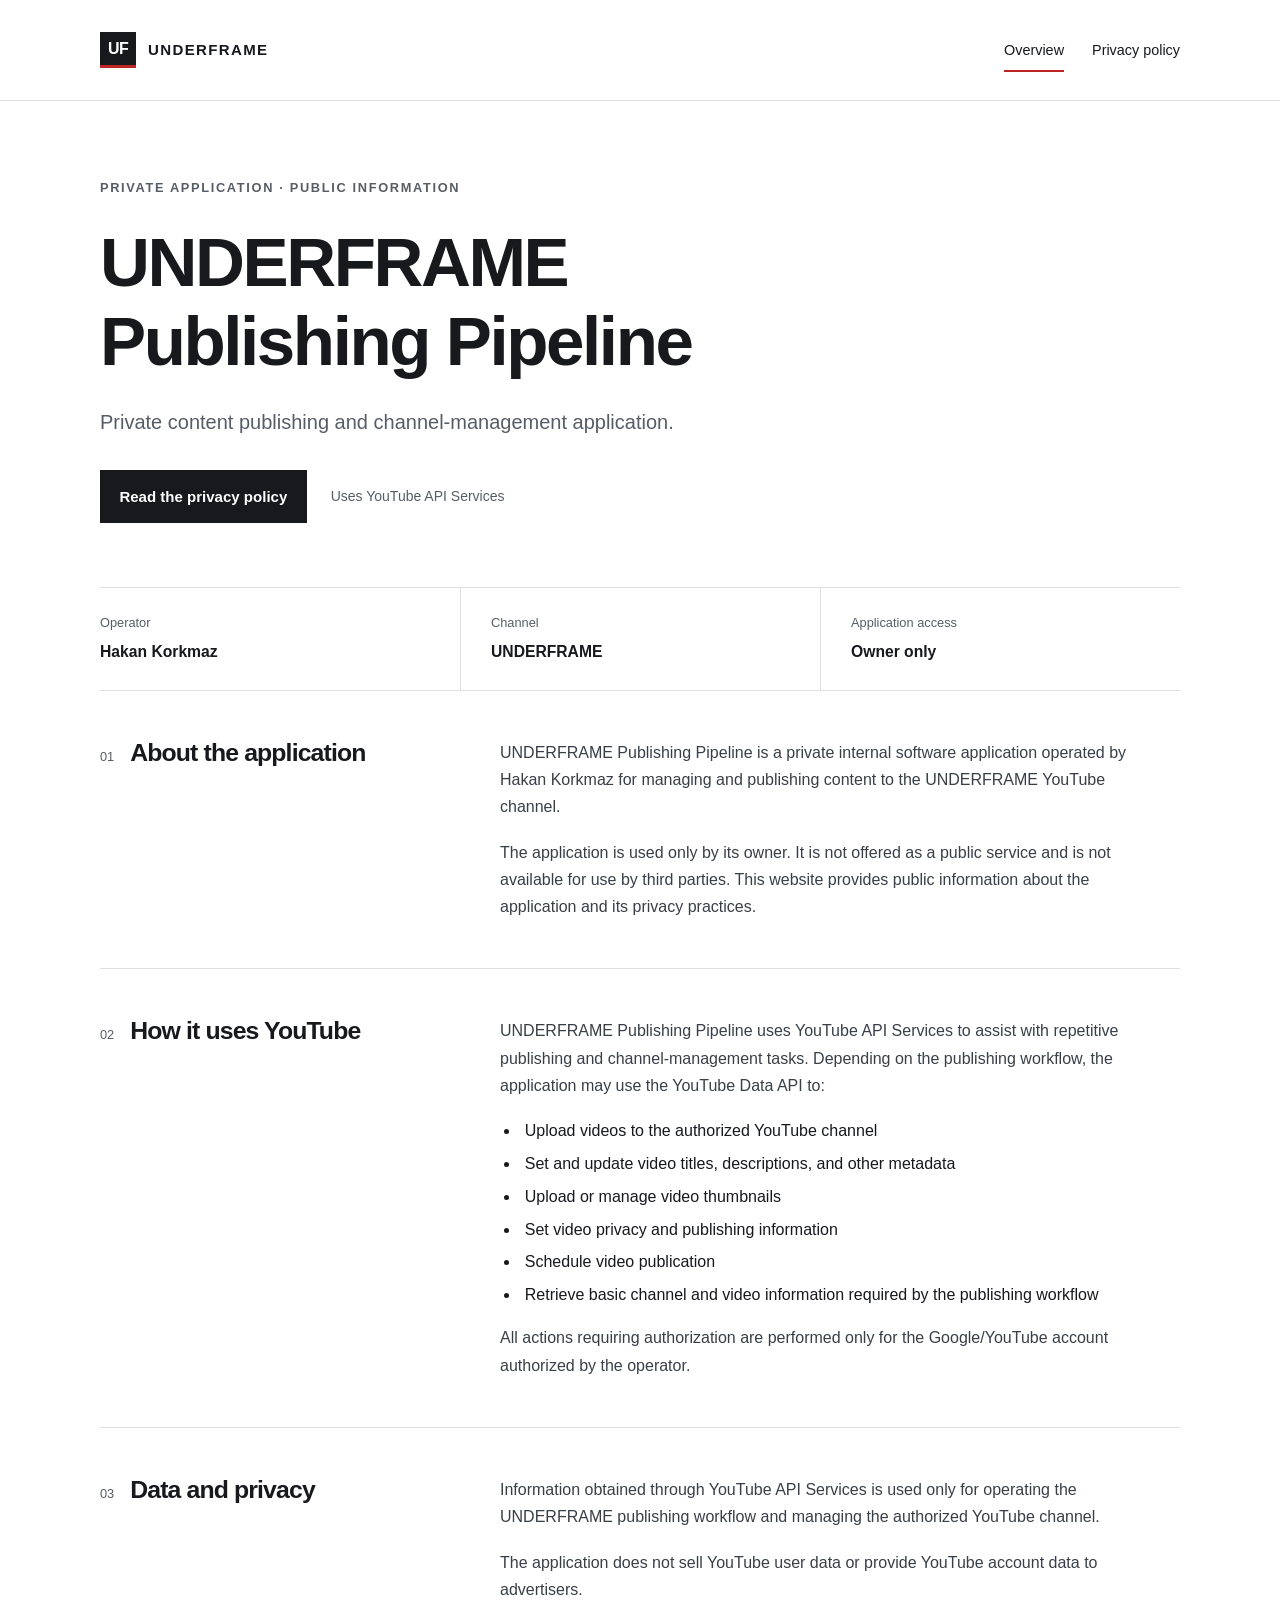
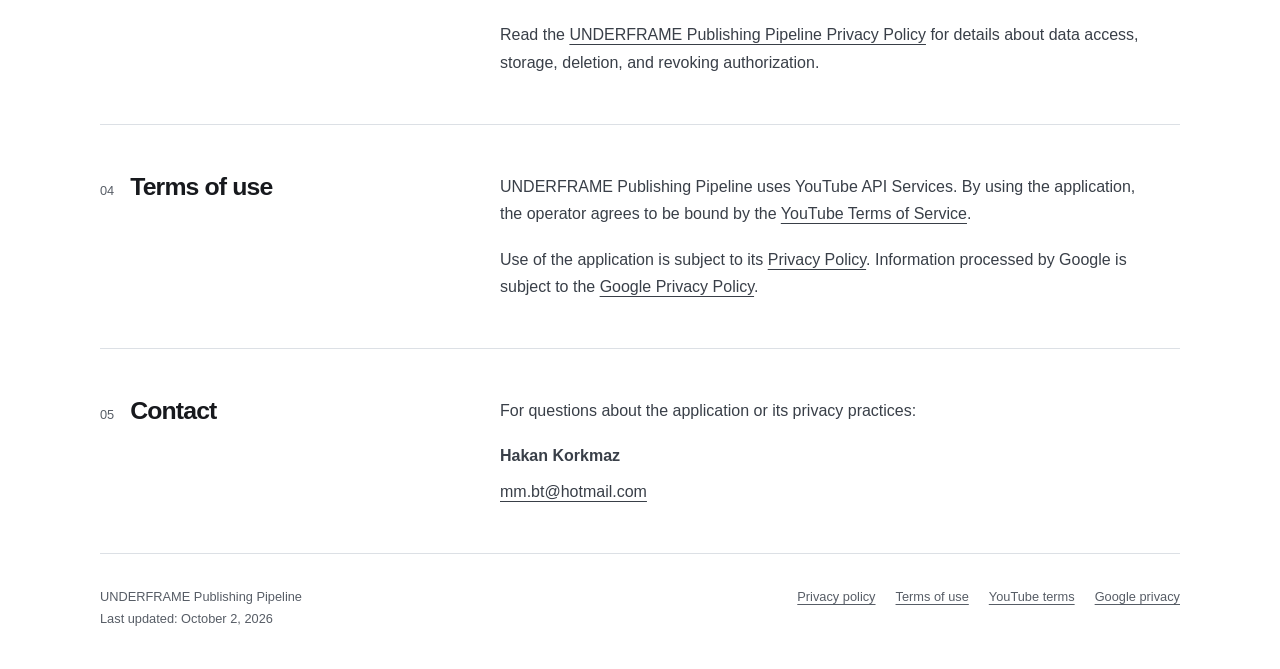
<file: index.html>
<!doctype html>
<html lang="en">
<head>
  <meta charset="utf-8">
  <meta name="viewport" content="width=device-width, initial-scale=1">
  <title>UNDERFRAME Publishing Pipeline</title>
  <meta name="description" content="A private internal application operated by Hakan Korkmaz to publish and manage content on the UNDERFRAME YouTube channel.">
  <meta name="theme-color" content="#17191d">
  <link rel="icon" type="image/svg+xml" href="data:image/svg+xml,%3Csvg xmlns='http://www.w3.org/2000/svg' viewBox='0 0 32 32'%3E%3Crect width='32' height='32' fill='%2317191d'/%3E%3Cpath d='M8 7v12q0 7 8 7t8-7V7h-4v12q0 3-4 3t-4-3V7z' fill='white'/%3E%3Cpath d='M0 29h32v3H0z' fill='%23be2525'/%3E%3C/svg%3E">
  <link rel="stylesheet" href="styles.css">
</head>
<body>
  <a class="skip-link" href="#main">Skip to content</a>
  <header class="site-header"><div class="wrap header-inner">
    <a class="brand" href="./" aria-label="UNDERFRAME home"><span class="mark" aria-hidden="true">UF</span>UNDERFRAME</a>
    <nav class="site-nav" aria-label="Main navigation"><a href="./" aria-current="page">Overview</a><a href="privacy/">Privacy policy</a></nav>
  </div></header>
  <main id="main" class="wrap">
    <section class="hero" aria-labelledby="page-title">
      <span class="eyebrow">Private application · Public information</span>
      <h1 id="page-title">UNDERFRAME<br>Publishing Pipeline</h1>
      <p class="lead">Private content publishing and channel-management application.</p>
      <div class="hero-bottom"><a class="button" href="privacy/">Read the privacy policy</a><span class="small">Uses YouTube API Services</span></div>
    </section>
    <dl class="facts"><div><dt>Operator</dt><dd>Hakan Korkmaz</dd></div><div><dt>Channel</dt><dd>UNDERFRAME</dd></div><div><dt>Application access</dt><dd>Owner only</dd></div></dl>
    <section class="content-row" aria-labelledby="about"><div class="section-label"><span class="section-number">01</span><h2 id="about">About the application</h2></div><div class="body">
      <p>UNDERFRAME Publishing Pipeline is a private internal software application operated by Hakan Korkmaz for managing and publishing content to the UNDERFRAME YouTube channel.</p>
      <p>The application is used only by its owner. It is not offered as a public service and is not available for use by third parties. This website provides public information about the application and its privacy practices.</p>
    </div></section>
    <section class="content-row" aria-labelledby="youtube"><div class="section-label"><span class="section-number">02</span><h2 id="youtube">How it uses YouTube</h2></div><div class="body">
      <p>UNDERFRAME Publishing Pipeline uses YouTube API Services to assist with repetitive publishing and channel-management tasks. Depending on the publishing workflow, the application may use the YouTube Data API to:</p>
      <ul><li>Upload videos to the authorized YouTube channel</li><li>Set and update video titles, descriptions, and other metadata</li><li>Upload or manage video thumbnails</li><li>Set video privacy and publishing information</li><li>Schedule video publication</li><li>Retrieve basic channel and video information required by the publishing workflow</li></ul>
      <p>All actions requiring authorization are performed only for the Google/YouTube account authorized by the operator.</p>
    </div></section>
    <section class="content-row" aria-labelledby="data"><div class="section-label"><span class="section-number">03</span><h2 id="data">Data and privacy</h2></div><div class="body">
      <p>Information obtained through YouTube API Services is used only for operating the UNDERFRAME publishing workflow and managing the authorized YouTube channel.</p>
      <p>The application does not sell YouTube user data or provide YouTube account data to advertisers.</p>
      <p>Read the <a href="privacy/">UNDERFRAME Publishing Pipeline Privacy Policy</a> for details about data access, storage, deletion, and revoking authorization.</p>
    </div></section>
    <section class="content-row" id="terms" aria-labelledby="terms-title"><div class="section-label"><span class="section-number">04</span><h2 id="terms-title">Terms of use</h2></div><div class="body">
      <p>UNDERFRAME Publishing Pipeline uses YouTube API Services. By using the application, the operator agrees to be bound by the <a href="https://www.youtube.com/t/terms">YouTube Terms of Service</a>.</p>
      <p>Use of the application is subject to its <a href="privacy/">Privacy Policy</a>. Information processed by Google is subject to the <a href="https://policies.google.com/privacy">Google Privacy Policy</a>.</p>
    </div></section>
    <section class="content-row" aria-labelledby="contact"><div class="section-label"><span class="section-number">05</span><h2 id="contact">Contact</h2></div><div class="body"><p>For questions about the application or its privacy practices:</p><p><strong>Hakan Korkmaz</strong><a class="contact-line" href="mailto:mm.bt@hotmail.com">mm.bt@hotmail.com</a></p></div></section>
  </main>
  <footer class="wrap site-footer"><span>UNDERFRAME Publishing Pipeline<br>Last updated: October 2, 2026</span><div class="footer-links"><a href="privacy/">Privacy policy</a><a href="#terms">Terms of use</a><a href="https://www.youtube.com/t/terms">YouTube terms</a><a href="https://policies.google.com/privacy">Google privacy</a></div></footer>
</body>
</html>
</file>
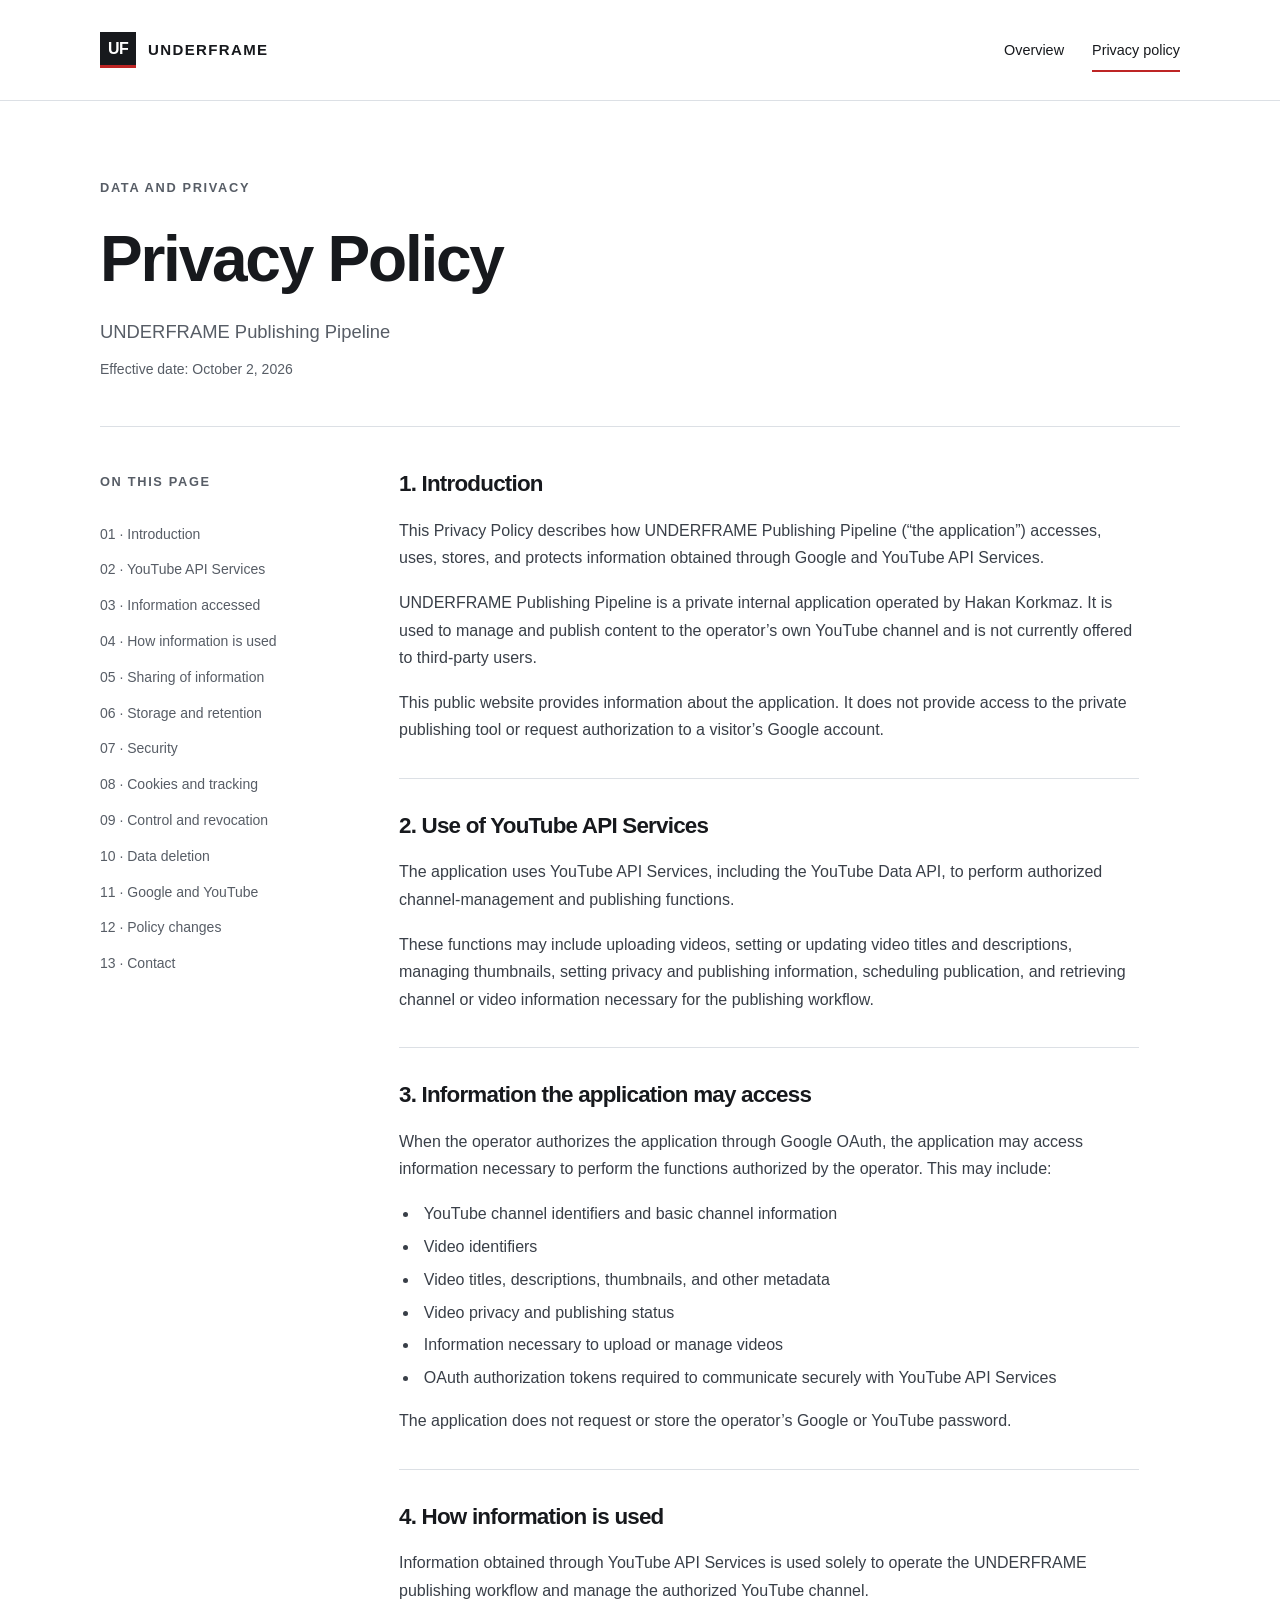
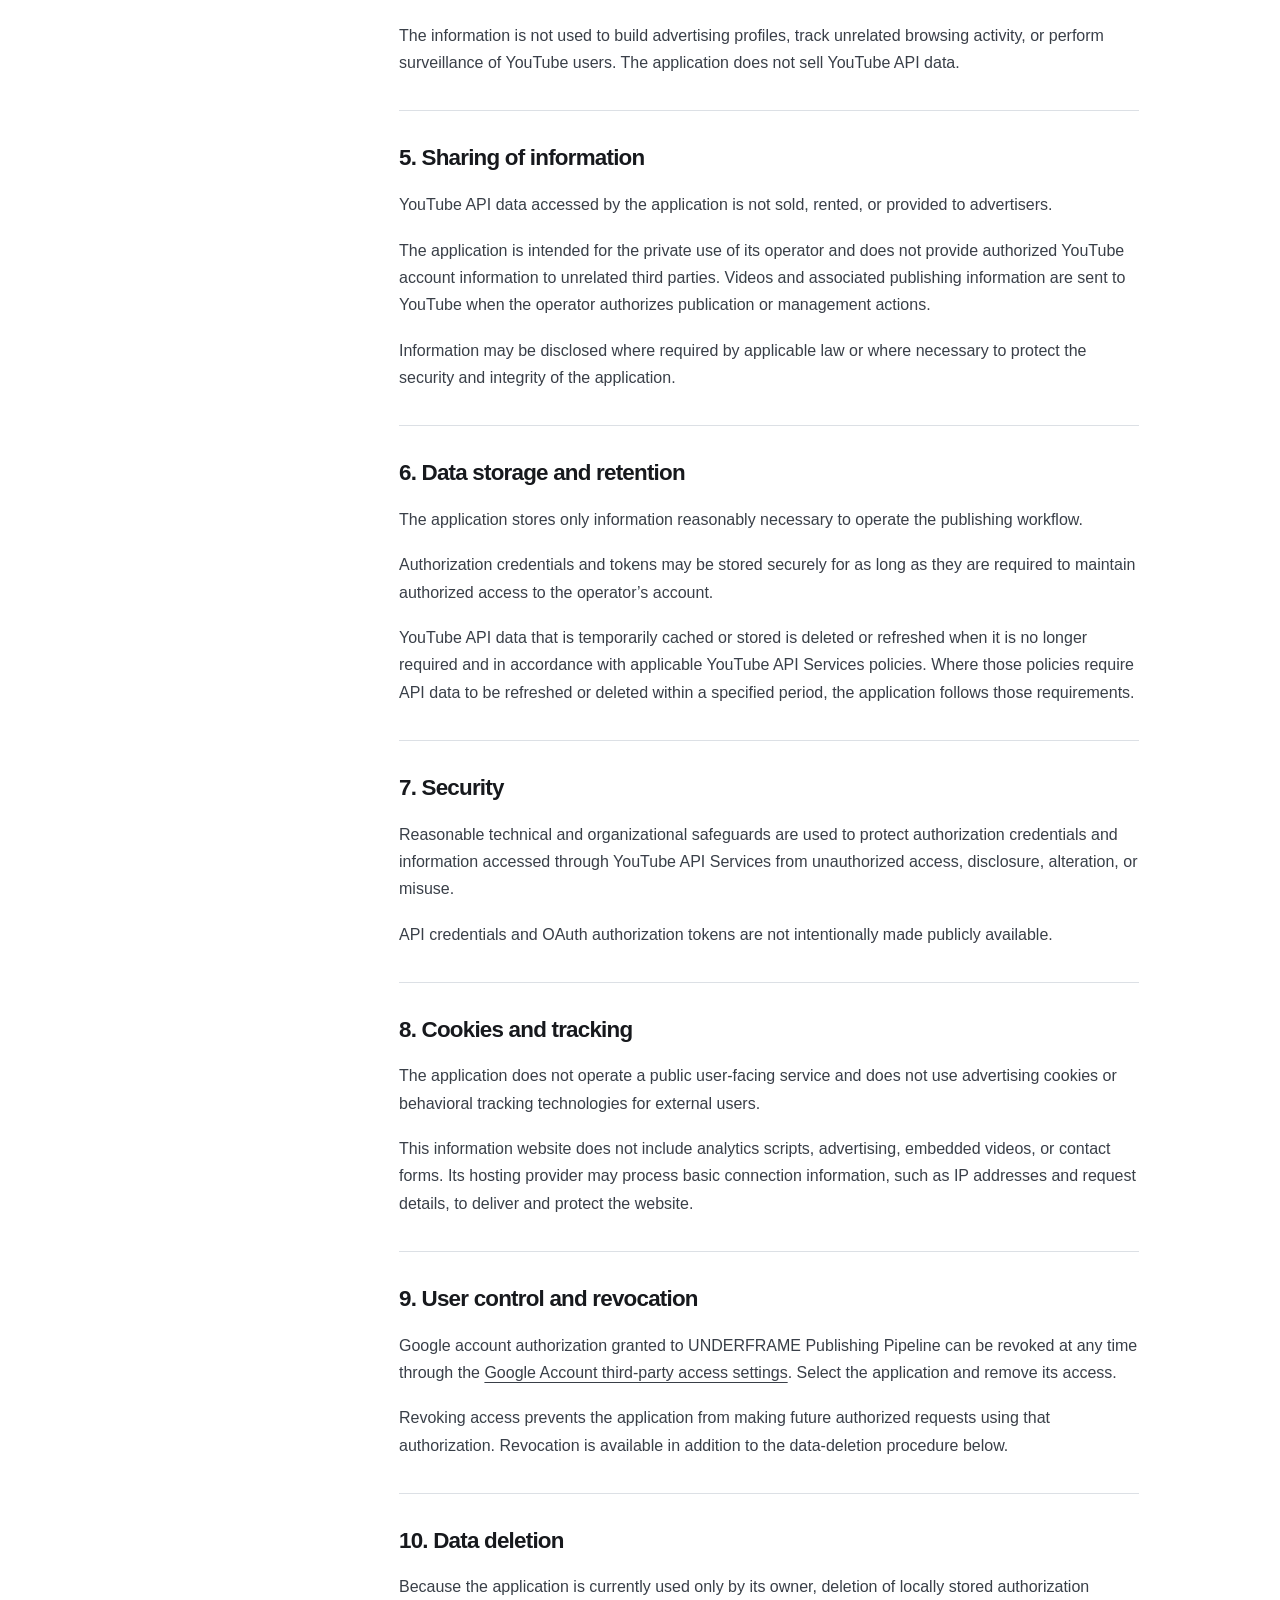
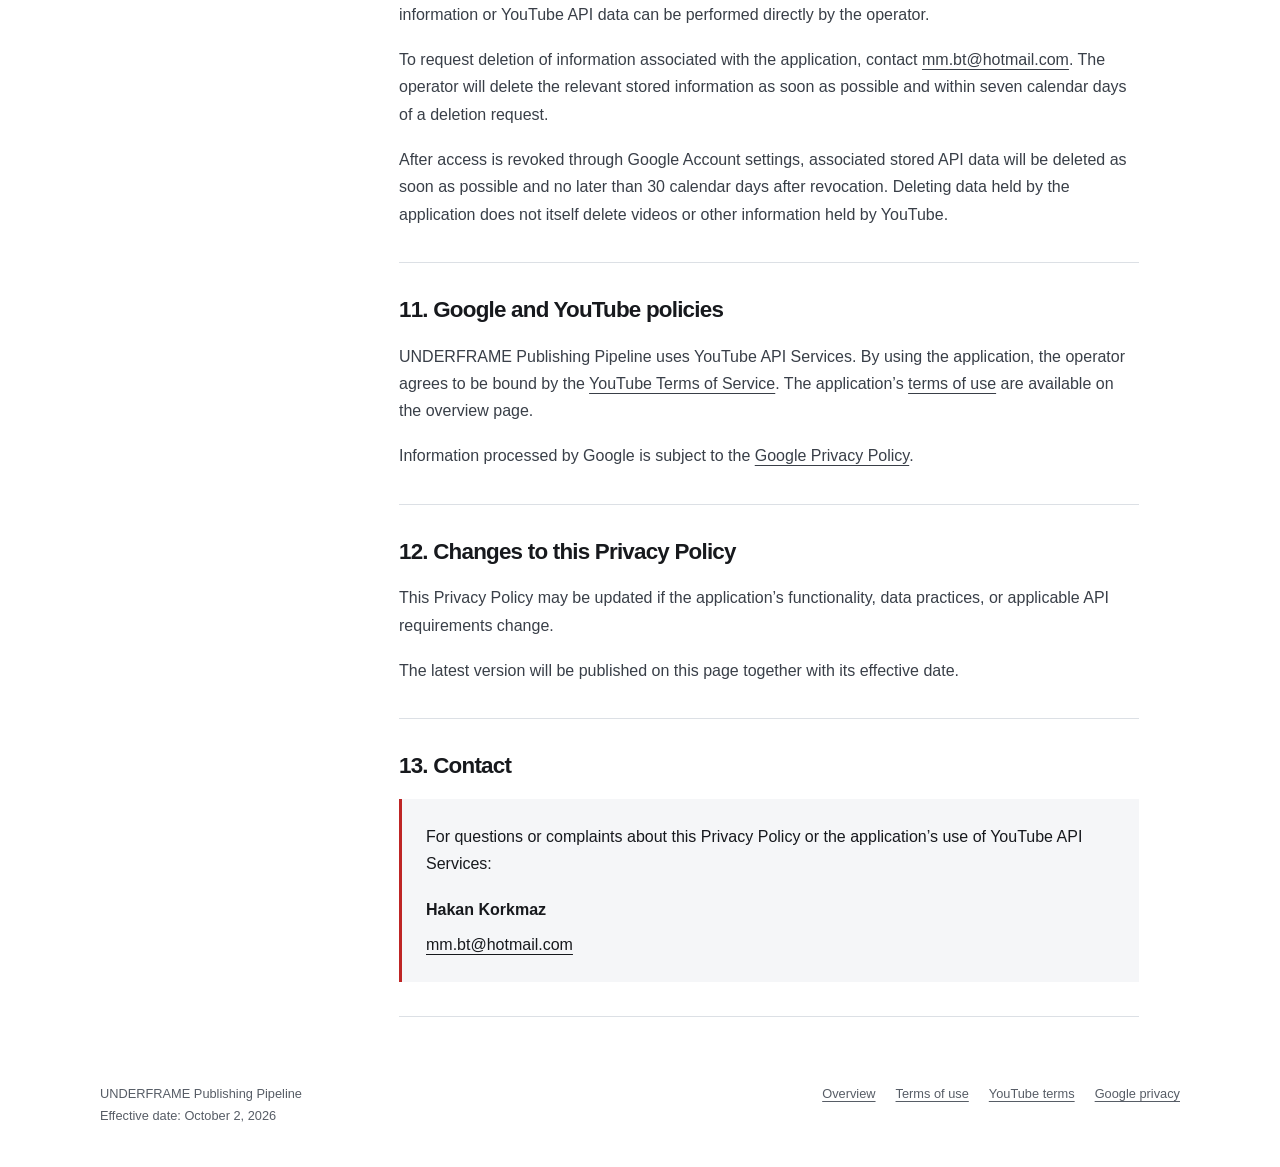
<file: privacy/index.html>
<!doctype html>
<html lang="en">
<head>
  <meta charset="utf-8">
  <meta name="viewport" content="width=device-width, initial-scale=1">
  <title>Privacy Policy — UNDERFRAME Publishing Pipeline</title>
  <meta name="description" content="How UNDERFRAME Publishing Pipeline accesses, uses, stores, and protects information obtained through Google and YouTube API Services.">
  <meta name="theme-color" content="#17191d">
  <link rel="icon" type="image/svg+xml" href="data:image/svg+xml,%3Csvg xmlns='http://www.w3.org/2000/svg' viewBox='0 0 32 32'%3E%3Crect width='32' height='32' fill='%2317191d'/%3E%3Cpath d='M8 7v12q0 7 8 7t8-7V7h-4v12q0 3-4 3t-4-3V7z' fill='white'/%3E%3Cpath d='M0 29h32v3H0z' fill='%23be2525'/%3E%3C/svg%3E">
  <link rel="stylesheet" href="../styles.css">
</head>
<body>
  <a class="skip-link" href="#main">Skip to content</a>
  <header class="site-header"><div class="wrap header-inner">
    <a class="brand" href="../" aria-label="UNDERFRAME home"><span class="mark" aria-hidden="true">UF</span>UNDERFRAME</a>
    <nav class="site-nav" aria-label="Main navigation"><a href="../">Overview</a><a href="./" aria-current="page">Privacy policy</a></nav>
  </div></header>
  <main id="main" class="wrap">
    <header class="hero policy-hero"><span class="eyebrow">Data and privacy</span><h1>Privacy Policy</h1><p class="policy-name">UNDERFRAME Publishing Pipeline</p><p class="small">Effective date: October 2, 2026</p></header>
    <div class="policy-layout">
      <nav class="policy-index" aria-label="Privacy policy sections"><span class="eyebrow">On this page</span><ol>
        <li><a href="#introduction">01 · Introduction</a></li><li><a href="#api-services">02 · YouTube API Services</a></li><li><a href="#information">03 · Information accessed</a></li><li><a href="#use">04 · How information is used</a></li><li><a href="#sharing">05 · Sharing of information</a></li><li><a href="#retention">06 · Storage and retention</a></li><li><a href="#security">07 · Security</a></li><li><a href="#cookies">08 · Cookies and tracking</a></li><li><a href="#revocation">09 · Control and revocation</a></li><li><a href="#deletion">10 · Data deletion</a></li><li><a href="#policies">11 · Google and YouTube</a></li><li><a href="#changes">12 · Policy changes</a></li><li><a href="#contact">13 · Contact</a></li>
      </ol></nav>
      <article class="policy-body" aria-label="Privacy policy text">
        <section id="introduction"><h2>1. Introduction</h2>
          <p>This Privacy Policy describes how UNDERFRAME Publishing Pipeline (“the application”) accesses, uses, stores, and protects information obtained through Google and YouTube API Services.</p>
          <p>UNDERFRAME Publishing Pipeline is a private internal application operated by Hakan Korkmaz. It is used to manage and publish content to the operator’s own YouTube channel and is not currently offered to third-party users.</p>
          <p>This public website provides information about the application. It does not provide access to the private publishing tool or request authorization to a visitor’s Google account.</p>
        </section>
        <section id="api-services"><h2>2. Use of YouTube API Services</h2>
          <p>The application uses YouTube API Services, including the YouTube Data API, to perform authorized channel-management and publishing functions.</p>
          <p>These functions may include uploading videos, setting or updating video titles and descriptions, managing thumbnails, setting privacy and publishing information, scheduling publication, and retrieving channel or video information necessary for the publishing workflow.</p>
        </section>
        <section id="information"><h2>3. Information the application may access</h2>
          <p>When the operator authorizes the application through Google OAuth, the application may access information necessary to perform the functions authorized by the operator. This may include:</p>
          <ul><li>YouTube channel identifiers and basic channel information</li><li>Video identifiers</li><li>Video titles, descriptions, thumbnails, and other metadata</li><li>Video privacy and publishing status</li><li>Information necessary to upload or manage videos</li><li>OAuth authorization tokens required to communicate securely with YouTube API Services</li></ul>
          <p>The application does not request or store the operator’s Google or YouTube password.</p>
        </section>
        <section id="use"><h2>4. How information is used</h2>
          <p>Information obtained through YouTube API Services is used solely to operate the UNDERFRAME publishing workflow and manage the authorized YouTube channel.</p>
          <p>The information is not used to build advertising profiles, track unrelated browsing activity, or perform surveillance of YouTube users. The application does not sell YouTube API data.</p>
        </section>
        <section id="sharing"><h2>5. Sharing of information</h2>
          <p>YouTube API data accessed by the application is not sold, rented, or provided to advertisers.</p>
          <p>The application is intended for the private use of its operator and does not provide authorized YouTube account information to unrelated third parties. Videos and associated publishing information are sent to YouTube when the operator authorizes publication or management actions.</p>
          <p>Information may be disclosed where required by applicable law or where necessary to protect the security and integrity of the application.</p>
        </section>
        <section id="retention"><h2>6. Data storage and retention</h2>
          <p>The application stores only information reasonably necessary to operate the publishing workflow.</p>
          <p>Authorization credentials and tokens may be stored securely for as long as they are required to maintain authorized access to the operator’s account.</p>
          <p>YouTube API data that is temporarily cached or stored is deleted or refreshed when it is no longer required and in accordance with applicable YouTube API Services policies. Where those policies require API data to be refreshed or deleted within a specified period, the application follows those requirements.</p>
        </section>
        <section id="security"><h2>7. Security</h2>
          <p>Reasonable technical and organizational safeguards are used to protect authorization credentials and information accessed through YouTube API Services from unauthorized access, disclosure, alteration, or misuse.</p>
          <p>API credentials and OAuth authorization tokens are not intentionally made publicly available.</p>
        </section>
        <section id="cookies"><h2>8. Cookies and tracking</h2>
          <p>The application does not operate a public user-facing service and does not use advertising cookies or behavioral tracking technologies for external users.</p>
          <p>This information website does not include analytics scripts, advertising, embedded videos, or contact forms. Its hosting provider may process basic connection information, such as IP addresses and request details, to deliver and protect the website.</p>
        </section>
        <section id="revocation"><h2>9. User control and revocation</h2>
          <p>Google account authorization granted to UNDERFRAME Publishing Pipeline can be revoked at any time through the <a href="https://security.google.com/settings/security/permissions">Google Account third-party access settings</a>. Select the application and remove its access.</p>
          <p>Revoking access prevents the application from making future authorized requests using that authorization. Revocation is available in addition to the data-deletion procedure below.</p>
        </section>
        <section id="deletion"><h2>10. Data deletion</h2>
          <p>Because the application is currently used only by its owner, deletion of locally stored authorization information or YouTube API data can be performed directly by the operator.</p>
          <p>To request deletion of information associated with the application, contact <a href="mailto:mm.bt@hotmail.com">mm.bt@hotmail.com</a>. The operator will delete the relevant stored information as soon as possible and within seven calendar days of a deletion request.</p>
          <p>After access is revoked through Google Account settings, associated stored API data will be deleted as soon as possible and no later than 30 calendar days after revocation. Deleting data held by the application does not itself delete videos or other information held by YouTube.</p>
        </section>
        <section id="policies"><h2>11. Google and YouTube policies</h2>
          <p>UNDERFRAME Publishing Pipeline uses YouTube API Services. By using the application, the operator agrees to be bound by the <a href="https://www.youtube.com/t/terms">YouTube Terms of Service</a>. The application’s <a href="../#terms">terms of use</a> are available on the overview page.</p>
          <p>Information processed by Google is subject to the <a href="https://policies.google.com/privacy">Google Privacy Policy</a>.</p>
        </section>
        <section id="changes"><h2>12. Changes to this Privacy Policy</h2>
          <p>This Privacy Policy may be updated if the application’s functionality, data practices, or applicable API requirements change.</p>
          <p>The latest version will be published on this page together with its effective date.</p>
        </section>
        <section id="contact"><h2>13. Contact</h2><div class="contact-box"><p>For questions or complaints about this Privacy Policy or the application’s use of YouTube API Services:</p><p><strong>Hakan Korkmaz</strong><a class="contact-line" href="mailto:mm.bt@hotmail.com">mm.bt@hotmail.com</a></p></div></section>
      </article>
    </div>
  </main>
  <footer class="wrap site-footer"><span>UNDERFRAME Publishing Pipeline<br>Effective date: October 2, 2026</span><div class="footer-links"><a href="../">Overview</a><a href="../#terms">Terms of use</a><a href="https://www.youtube.com/t/terms">YouTube terms</a><a href="https://policies.google.com/privacy">Google privacy</a></div></footer>
</body>
</html>
</file>
<file: styles.css>
:root{color-scheme:light;--ink:#17191d;--muted:#575d66;--line:#dce0e5;--paper:#fff;--soft:#f5f6f8;--accent:#be2525;font-family:Arial,Helvetica,sans-serif;font-size:16px}
*{box-sizing:border-box}html{scroll-padding-top:2rem}body{margin:0;background:var(--paper);color:var(--ink);line-height:1.7}a{color:inherit;text-underline-offset:.22em;text-decoration-thickness:1px}a:hover{color:var(--accent)}a:focus-visible{outline:3px solid var(--accent);outline-offset:5px}p{margin:0 0 1.15rem}p:last-child{margin-bottom:0}h1,h2,h3{line-height:1.15;letter-spacing:-.035em;margin:0}h1{font-size:clamp(2.55rem,5.4vw,4.7rem);font-weight:600}h2{font-size:1.55rem;font-weight:600}h3{font-size:1.1rem;letter-spacing:-.01em}ul{padding-left:1.25rem;margin:.8rem 0 1rem}li{padding-left:.3rem;margin:.35rem 0}.wrap{width:min(1080px,calc(100% - 64px));margin-inline:auto}.skip-link{position:absolute;left:1rem;top:-100px;padding:.75rem 1rem;background:var(--ink);color:white;z-index:10}.skip-link:focus{top:1rem}.site-header{border-bottom:1px solid var(--line)}.header-inner{min-height:100px;display:flex;align-items:center;justify-content:space-between;gap:2rem}.brand{display:inline-flex;gap:12px;align-items:center;text-decoration:none;font-size:.94rem;font-weight:700;letter-spacing:.09em}.mark{display:grid;place-items:center;background:var(--ink);color:white;width:36px;height:36px;letter-spacing:-.04em;font-size:1rem;border-bottom:3px solid var(--accent)}.site-nav{display:flex;gap:28px;font-size:.9rem}.site-nav a{text-decoration:none;padding:8px 0}.site-nav a[aria-current=page]{box-shadow:0 2px var(--accent)}.eyebrow{display:block;text-transform:uppercase;letter-spacing:.13em;font-size:.8rem;color:var(--muted);font-weight:600;margin-bottom:1.5rem}.hero{padding:76px 0 64px}.hero h1{max-width:820px}.hero .lead{font-size:1.25rem;line-height:1.55;color:var(--muted);margin-top:1.6rem;max-width:610px}.hero-bottom{margin-top:2rem;display:flex;align-items:center;gap:24px;flex-wrap:wrap}.button{display:inline-flex;align-items:center;justify-content:center;padding:.8rem 1.15rem;border:1px solid var(--ink);background:var(--ink);color:white;font-size:.94rem;text-decoration:none;font-weight:600}.button:hover{background:#393d45;color:white}.small{font-size:.875rem;color:var(--muted)}.facts{display:grid;grid-template-columns:repeat(3,1fr);border-top:1px solid var(--line);border-bottom:1px solid var(--line);margin:0}.facts>div{padding:24px 0}.facts>div+div{padding-left:30px;border-left:1px solid var(--line)}.facts dt{font-size:.8rem;color:var(--muted);margin-bottom:5px}.facts dd{margin:0;font-size:.98rem;font-weight:600}.content-row{display:grid;grid-template-columns:1fr 2fr;gap:60px;padding:48px 0;border-bottom:1px solid var(--line)}.section-label{display:flex;gap:16px;align-items:baseline}.section-number{font-size:.8rem;color:var(--muted);font-variant-numeric:tabular-nums}.content-row .body{max-width:660px}.body p,.policy-body p,.policy-body li{color:#393f48}.contact-line{display:block;margin-top:8px;overflow-wrap:anywhere}.site-footer{padding:32px 0 40px;display:flex;justify-content:space-between;gap:28px;align-items:flex-start;font-size:.8rem;color:var(--muted)}.footer-links{display:flex;gap:20px;flex-wrap:wrap}.policy-hero{padding-bottom:44px}.policy-hero h1{font-size:clamp(2.6rem,5vw,4.1rem)}.policy-name{font-size:1.15rem;color:var(--muted);margin:1.2rem 0 .7rem}.policy-layout{display:grid;grid-template-columns:235px minmax(0,1fr);gap:64px;padding:44px 0 0;border-top:1px solid var(--line)}.policy-index{align-self:start;position:sticky;top:28px;font-size:.875rem}.policy-index ol{list-style:none;padding:0;margin:0}.policy-index li{margin:0;padding:0}.policy-index a{display:block;text-decoration:none;padding:6px 0;color:var(--muted)}.policy-index a:hover{color:var(--ink);text-decoration:underline}.policy-body{max-width:740px}.policy-body section{padding:0 0 34px;margin-bottom:34px;border-bottom:1px solid var(--line)}.policy-body h2{margin-bottom:1.25rem;font-size:1.4rem}.policy-body .contact-box{background:var(--soft);padding:24px;border-left:3px solid var(--accent)}.policy-body .contact-box p{color:var(--ink)}
@media(max-width:760px){.wrap{width:calc(100% - 40px)}.header-inner{min-height:84px;gap:16px}.site-nav{gap:16px}.hero{padding:48px 0 40px}.hero .lead{font-size:1.1rem}.content-row{grid-template-columns:1fr;gap:22px;padding:34px 0}.facts{grid-template-columns:1fr}.facts>div{padding:17px 0;display:flex;justify-content:space-between;gap:20px}.facts>div+div{padding-left:0;border-left:0;border-top:1px solid var(--line)}.facts dt{margin:0}.facts dd{text-align:right}.policy-layout{grid-template-columns:1fr;gap:32px;padding-top:30px}.policy-index{position:static}.policy-index ol{columns:2;column-gap:24px}.policy-index li{break-inside:avoid}.site-footer{flex-direction:column;gap:14px}.policy-body section{padding-bottom:26px;margin-bottom:26px}}
@media(max-width:400px){.brand{font-size:.79rem;gap:8px}.mark{width:30px;height:30px}.site-nav{font-size:.82rem;gap:12px}.policy-index ol{columns:1}}
@media print{body{font-size:11pt}.wrap{width:100%}.site-header,.policy-index,.skip-link,.button{display:none}.hero{padding:10px 0 20px}h1,.policy-hero h1{font-size:28pt}.policy-layout{display:block;padding:20px 0}.policy-body{max-width:none}.policy-body section{break-inside:avoid}.site-footer{padding:16px 0}a{color:inherit}}
</file>
